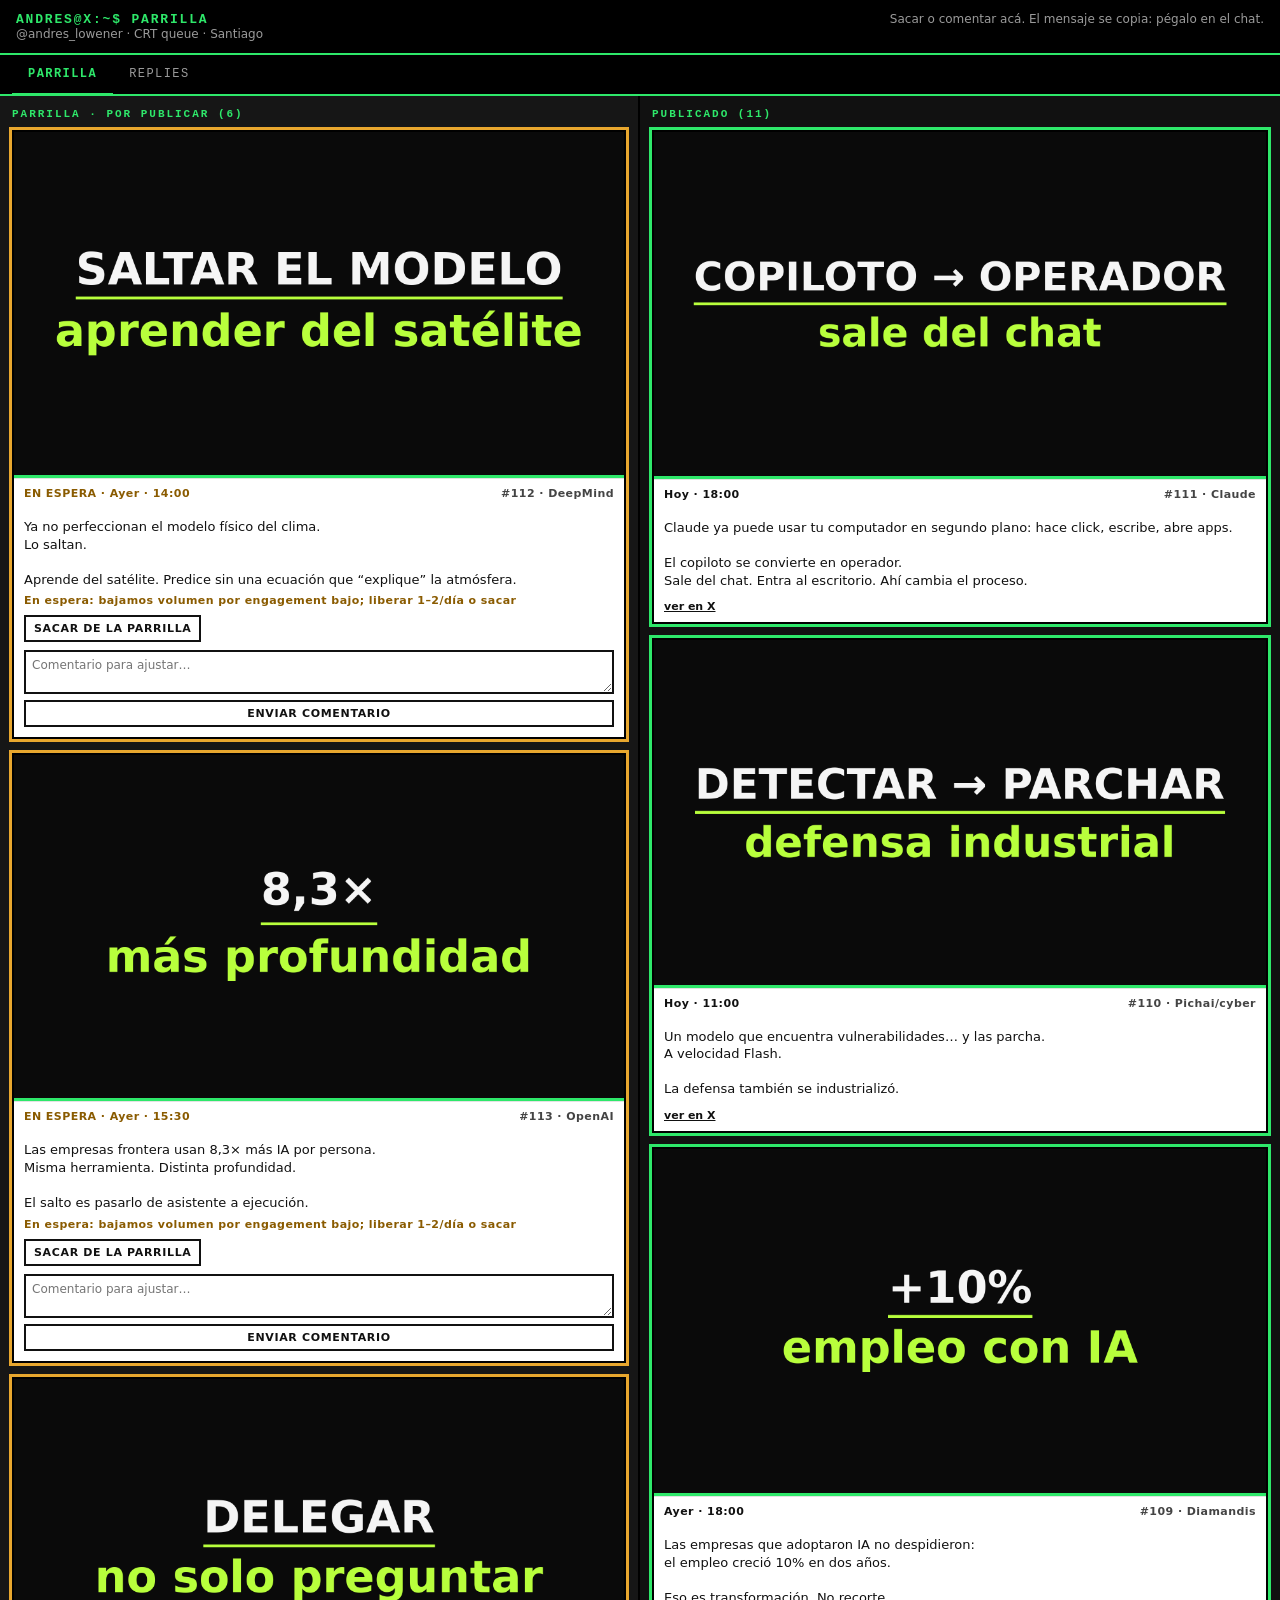
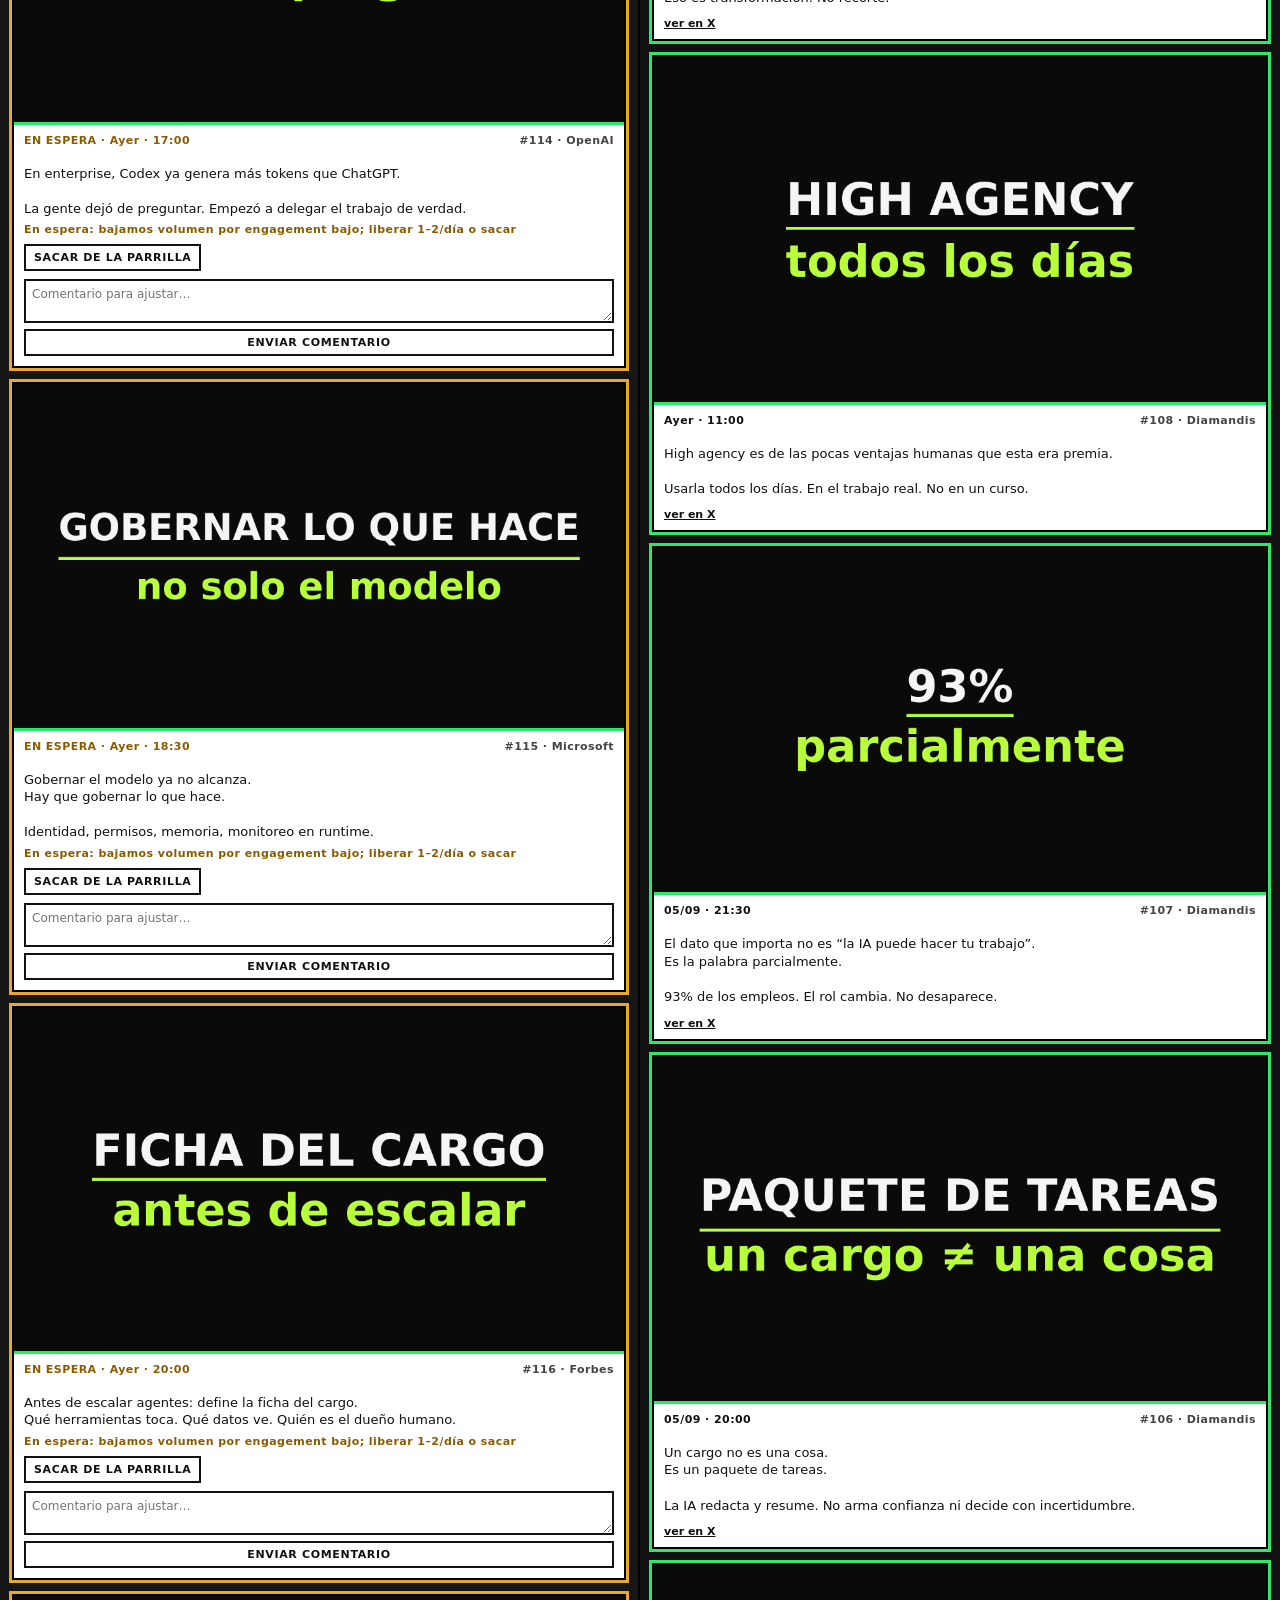
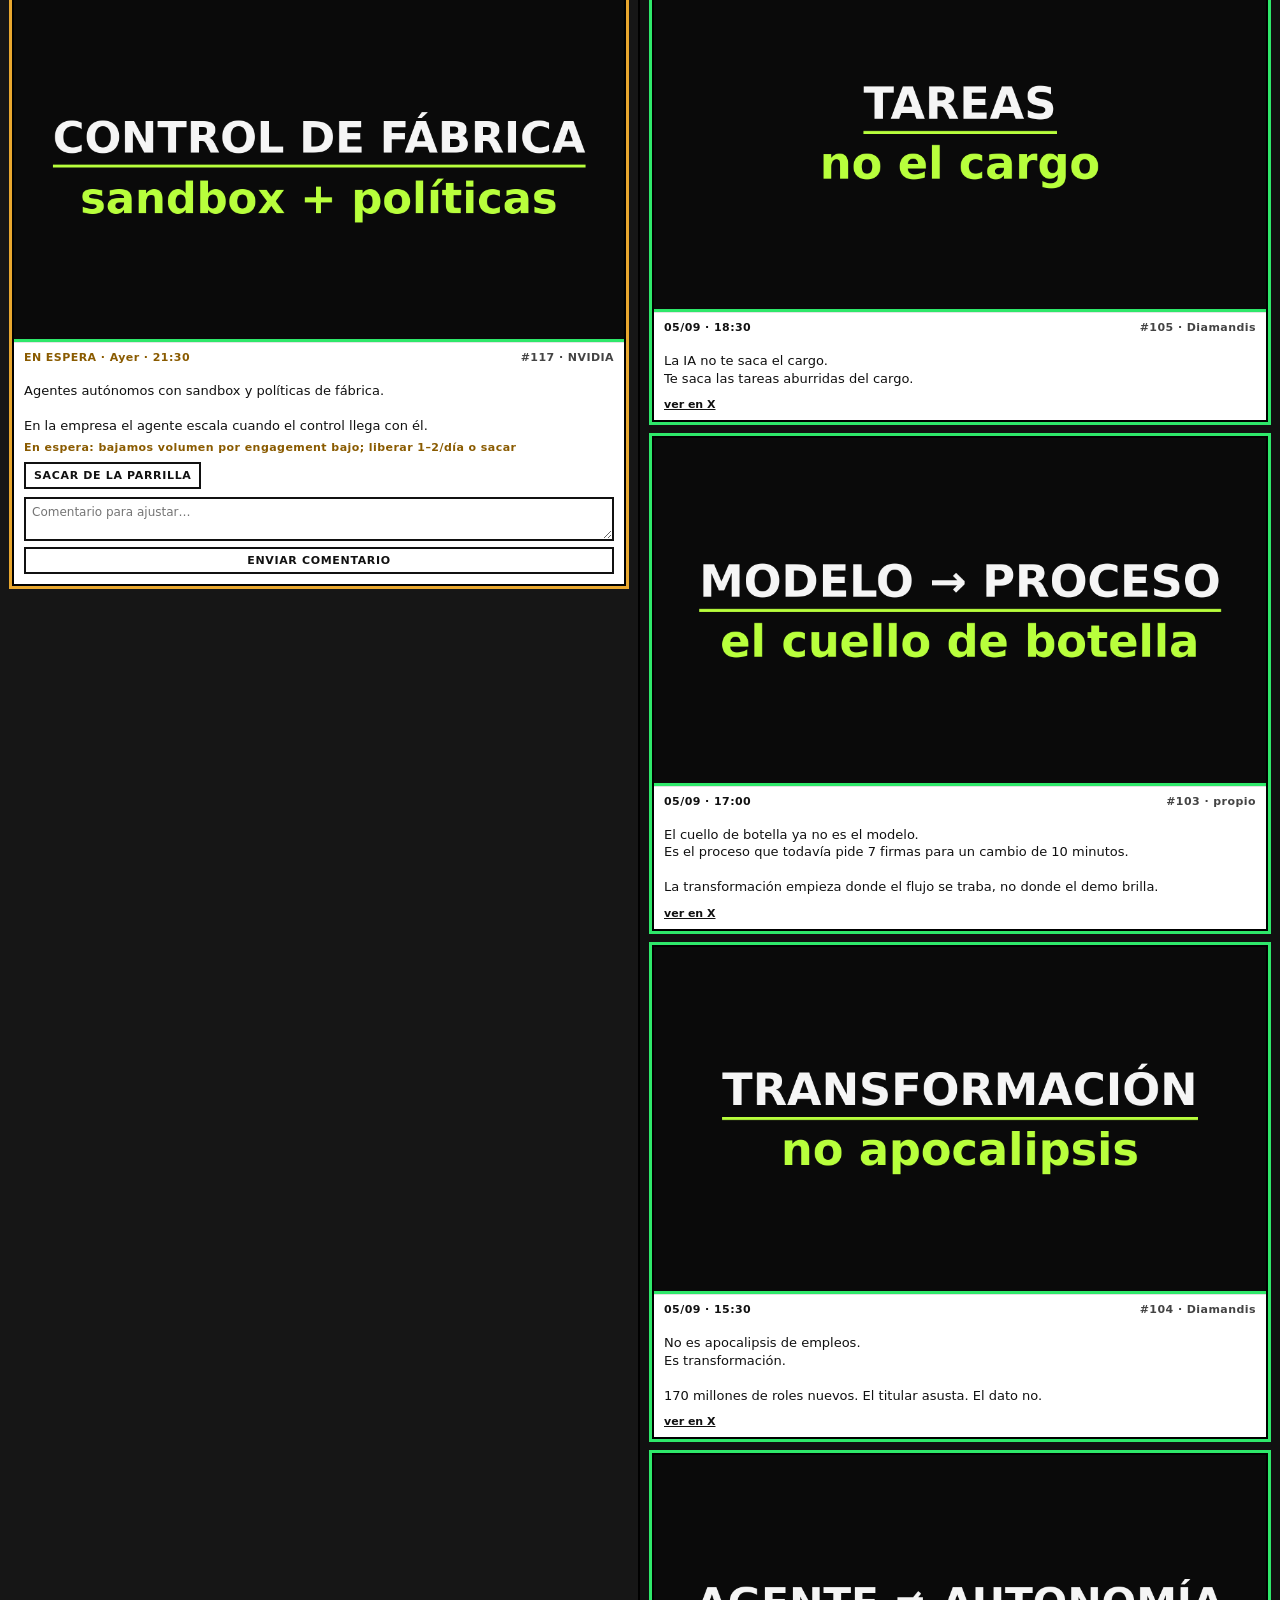
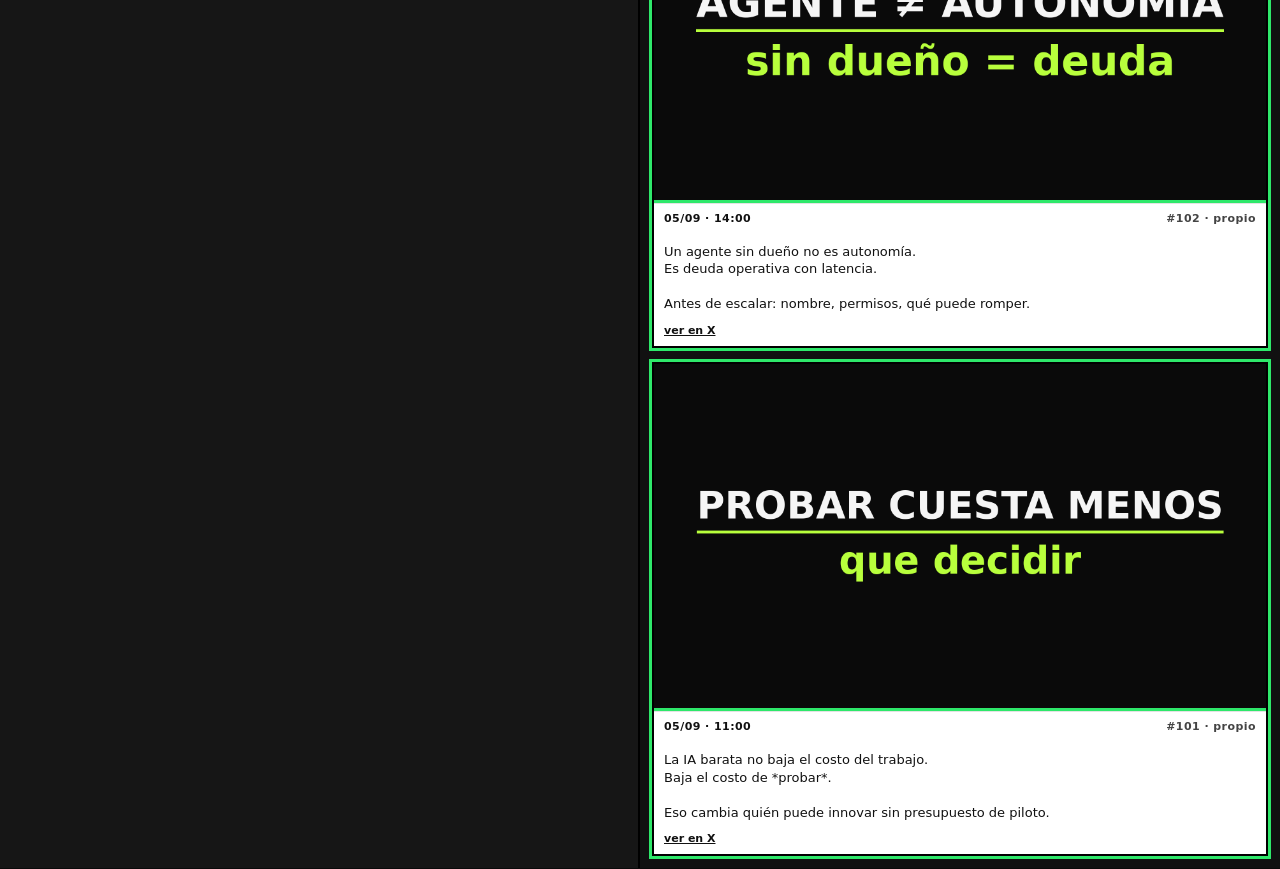
<file: index.html>
<!DOCTYPE html>
<html lang="es">
<head>
<meta charset="utf-8">
<meta name="viewport" content="width=device-width, initial-scale=1">
<title>Parrilla X · @andres_lowener</title>
<style>
  :root {
    --bg: #0a0a0a;
    --green: #2ee86a;
    --ink: #111;
    --muted: #555;
    --line: #111;
    --card: #fff;
  }
  * { box-sizing: border-box; }
  html, body { margin: 0; background: var(--bg); color: #eee; font-family: ui-sans-serif, system-ui, sans-serif; }
  header.top {
    border-bottom: 2px solid var(--green);
    padding: 12px 16px;
    display: flex; justify-content: space-between; align-items: baseline; gap: 12px; flex-wrap: wrap;
    background: #000;
  }
  h1 { font-size: 13px; letter-spacing: .14em; text-transform: uppercase; margin: 0; color: var(--green); font-family: ui-monospace, Menlo, monospace; }
  .sub { font-size: 12px; color: #9a9a9a; }
  main { display: grid; grid-template-columns: 1fr 1fr; gap: 0; }
  @media (max-width: 900px) { main { grid-template-columns: 1fr; } }
  section { padding: 12px; background: #111; }
  section.parrilla { border-right: 2px solid #000; background: #161616; }
  h2 { font-size: 11px; letter-spacing: .18em; text-transform: uppercase; color: var(--green); margin: 0 0 10px; font-family: ui-monospace, Menlo, monospace; }
  .grid { display: flex; flex-direction: column; gap: 14px; }
  .card {
    background: var(--card);
    color: var(--ink);
    border: 2px solid #000;
    box-shadow: 0 0 0 3px var(--green);
    padding: 0;
    overflow: hidden;
  }
  .card header {
    display: flex; justify-content: space-between; align-items: center;
    font-size: 11px; font-weight: 700; letter-spacing: .04em;
    margin: 0; padding: 8px 10px;
    background: #fff; color: #111;
    border-bottom: 1px solid #ddd;
  }
  .card .meta { color: #444; font-weight: 600; }
  .card img {
    width: 100%; height: auto; display: block;
    background: #031a08;
    border-top: 3px solid var(--green);
    border-bottom: 3px solid var(--green);
  }
  .copy {
    font-size: 13px; line-height: 1.35;
    margin: 0; padding: 10px 10px 6px;
    color: #111; background: #fff;
  }
  .cite { margin: 0; padding: 0 10px 8px; background: #fff; }
  .cite a { color: #111; font-size: 11px; font-weight: 600; }
  .actions { margin: 0; padding: 0 10px 8px; background: #fff; }
  .btn {
    background: #fff; color: #111; border: 2px solid #111;
    font-family: inherit; font-size: 11px; letter-spacing: .06em; text-transform: uppercase;
    padding: 5px 8px; cursor: pointer; font-weight: 700;
  }
  .btn.ghost { border-color: #111; color: #111; }
  .btn:hover { background: #111; color: #fff; }
  textarea {
    width: 100%; background: #fff; color: #111; border: 2px solid #111;
    font-family: inherit; font-size: 12px; padding: 6px; resize: vertical;
  }
  .comment { display: flex; flex-direction: column; gap: 6px; padding: 0 10px 10px; background: #fff; margin: 0; }
  .hint { font-size: 11px; color: #111; margin: 0; padding: 0 10px 10px; background: #fff; }
  .empty { color: #888; font-size: 13px; }
  .card.out { opacity: .45; }
  .card.out::after { content: "SACADO"; display: block; font-size: 11px; letter-spacing: .2em; padding: 6px 10px; background: #fff; color: #111; font-weight: 700; }

  .card { display: flex; flex-direction: column; }
  .card img { order: -1; border-top: none; }
  .card header {
    order: 0;
    border-bottom: none;
    border-top: 1px solid #e3e3e3;
  }

  .card.hold { box-shadow: 0 0 0 3px #e8a72e; }
  .card.hold .slot { color: #8a5b00; }
  .note { margin: 0; padding: 0 10px 8px; background: #fff; color: #8a5b00; font-size: 11px; font-weight: 700; letter-spacing: .04em; }

  .card.reply { box-shadow: 0 0 0 3px #6aa8ff; }
  .card.reply .slot { color: #1a4a9e; }

  nav.tabs {
    display: flex; gap: 0; border-bottom: 2px solid #2ee86a;
    background: #000; padding: 0 12px;
  }
  nav.tabs a.tab {
    color: #9a9a9a; text-decoration: none;
    font-family: ui-monospace, Menlo, monospace;
    font-size: 12px; letter-spacing: .12em; text-transform: uppercase;
    padding: 12px 16px; border-bottom: 3px solid transparent; margin-bottom: -2px;
  }
  nav.tabs a.tab:hover { color: #2ee86a; }
  nav.tabs a.tab.active { color: #2ee86a; border-bottom-color: #2ee86a; font-weight: 700; }
</style>
</head>
<body>
<header class="top">
  <div>
    <h1>andres@x:~$ parrilla</h1>
    <div class="sub">@andres_lowener · CRT queue · Santiago</div>
  </div>
  <div class="sub">Sacar o comentar acá. El mensaje se copia: pégalo en el chat.</div>
</header>
<nav class="tabs">
  <a class="tab active" href="./">Parrilla</a>
  <a class="tab" href="replies.html">Replies</a>
</nav>
<main>
  <section class="parrilla">
    <h2>Parrilla · por publicar (6)</h2>
    <div class="grid" id="pending">
    <article class="card hold" data-n="112" data-status="hold" data-kind="post" id="p112">
      <header>
        <span class="slot">EN ESPERA · Ayer · 14:00</span>
        <span class="meta">#112 · DeepMind</span>
      </header>
      <img src="img/112.png" alt="post 112">
      <p class="copy">Ya no perfeccionan el modelo físico del clima.<br>Lo saltan.<br><br>Aprende del satélite. Predice sin una ecuación que “explique” la atmósfera.</p>
      <p class="note">En espera: bajamos volumen por engagement bajo; liberar 1–2/día o sacar</p>
      
      <div class="actions">
        <button type="button" class="btn ghost" data-act="sacar" data-n="112">Sacar de la parrilla</button>
      </div>
      <form class="comment" data-n="112">
        <textarea name="c" rows="2" placeholder="Comentario para ajustar…"></textarea>
        <button type="submit" class="btn">Enviar comentario</button>
      </form>
      <p class="hint" hidden></p>
    </article>

    <article class="card hold" data-n="113" data-status="hold" data-kind="post" id="p113">
      <header>
        <span class="slot">EN ESPERA · Ayer · 15:30</span>
        <span class="meta">#113 · OpenAI</span>
      </header>
      <img src="img/113.png" alt="post 113">
      <p class="copy">Las empresas frontera usan 8,3× más IA por persona.<br>Misma herramienta. Distinta profundidad.<br><br>El salto es pasarlo de asistente a ejecución.</p>
      <p class="note">En espera: bajamos volumen por engagement bajo; liberar 1–2/día o sacar</p>
      
      <div class="actions">
        <button type="button" class="btn ghost" data-act="sacar" data-n="113">Sacar de la parrilla</button>
      </div>
      <form class="comment" data-n="113">
        <textarea name="c" rows="2" placeholder="Comentario para ajustar…"></textarea>
        <button type="submit" class="btn">Enviar comentario</button>
      </form>
      <p class="hint" hidden></p>
    </article>

    <article class="card hold" data-n="114" data-status="hold" data-kind="post" id="p114">
      <header>
        <span class="slot">EN ESPERA · Ayer · 17:00</span>
        <span class="meta">#114 · OpenAI</span>
      </header>
      <img src="img/114.png" alt="post 114">
      <p class="copy">En enterprise, Codex ya genera más tokens que ChatGPT.<br><br>La gente dejó de preguntar. Empezó a delegar el trabajo de verdad.</p>
      <p class="note">En espera: bajamos volumen por engagement bajo; liberar 1–2/día o sacar</p>
      
      <div class="actions">
        <button type="button" class="btn ghost" data-act="sacar" data-n="114">Sacar de la parrilla</button>
      </div>
      <form class="comment" data-n="114">
        <textarea name="c" rows="2" placeholder="Comentario para ajustar…"></textarea>
        <button type="submit" class="btn">Enviar comentario</button>
      </form>
      <p class="hint" hidden></p>
    </article>

    <article class="card hold" data-n="115" data-status="hold" data-kind="post" id="p115">
      <header>
        <span class="slot">EN ESPERA · Ayer · 18:30</span>
        <span class="meta">#115 · Microsoft</span>
      </header>
      <img src="img/115.png" alt="post 115">
      <p class="copy">Gobernar el modelo ya no alcanza.<br>Hay que gobernar lo que hace.<br><br>Identidad, permisos, memoria, monitoreo en runtime.</p>
      <p class="note">En espera: bajamos volumen por engagement bajo; liberar 1–2/día o sacar</p>
      
      <div class="actions">
        <button type="button" class="btn ghost" data-act="sacar" data-n="115">Sacar de la parrilla</button>
      </div>
      <form class="comment" data-n="115">
        <textarea name="c" rows="2" placeholder="Comentario para ajustar…"></textarea>
        <button type="submit" class="btn">Enviar comentario</button>
      </form>
      <p class="hint" hidden></p>
    </article>

    <article class="card hold" data-n="116" data-status="hold" data-kind="post" id="p116">
      <header>
        <span class="slot">EN ESPERA · Ayer · 20:00</span>
        <span class="meta">#116 · Forbes</span>
      </header>
      <img src="img/116.png" alt="post 116">
      <p class="copy">Antes de escalar agentes: define la ficha del cargo.<br>Qué herramientas toca. Qué datos ve. Quién es el dueño humano.</p>
      <p class="note">En espera: bajamos volumen por engagement bajo; liberar 1–2/día o sacar</p>
      
      <div class="actions">
        <button type="button" class="btn ghost" data-act="sacar" data-n="116">Sacar de la parrilla</button>
      </div>
      <form class="comment" data-n="116">
        <textarea name="c" rows="2" placeholder="Comentario para ajustar…"></textarea>
        <button type="submit" class="btn">Enviar comentario</button>
      </form>
      <p class="hint" hidden></p>
    </article>

    <article class="card hold" data-n="117" data-status="hold" data-kind="post" id="p117">
      <header>
        <span class="slot">EN ESPERA · Ayer · 21:30</span>
        <span class="meta">#117 · NVIDIA</span>
      </header>
      <img src="img/117.png" alt="post 117">
      <p class="copy">Agentes autónomos con sandbox y políticas de fábrica.<br><br>En la empresa el agente escala cuando el control llega con él.</p>
      <p class="note">En espera: bajamos volumen por engagement bajo; liberar 1–2/día o sacar</p>
      
      <div class="actions">
        <button type="button" class="btn ghost" data-act="sacar" data-n="117">Sacar de la parrilla</button>
      </div>
      <form class="comment" data-n="117">
        <textarea name="c" rows="2" placeholder="Comentario para ajustar…"></textarea>
        <button type="submit" class="btn">Enviar comentario</button>
      </form>
      <p class="hint" hidden></p>
    </article>
    </div>
  </section>
  <section>
    <h2>Publicado (11)</h2>
    <div class="grid" id="posted">
    <article class="card" data-n="111" data-status="posted" data-kind="post" id="p111">
      <header>
        <span class="slot">Hoy · 18:00</span>
        <span class="meta">#111 · Claude</span>
      </header>
      <img src="img/111.png" alt="post 111">
      <p class="copy">Claude ya puede usar tu computador en segundo plano: hace click, escribe, abre apps.<br><br>El copiloto se convierte en operador.<br>Sale del chat. Entra al escritorio. Ahí cambia el proceso.</p>
<p class="cite"><a href="https://x.com/andres_lowener/status/2097071539338297524" target="_blank" rel="noopener">ver en X</a></p>
      
      <p class="hint" hidden></p>
    </article>

    <article class="card" data-n="110" data-status="posted" data-kind="post" id="p110">
      <header>
        <span class="slot">Hoy · 11:00</span>
        <span class="meta">#110 · Pichai/cyber</span>
      </header>
      <img src="img/110.png" alt="post 110">
      <p class="copy">Un modelo que encuentra vulnerabilidades… y las parcha.<br>A velocidad Flash.<br><br>La defensa también se industrializó.</p>
<p class="cite"><a href="https://x.com/andres_lowener/status/2096965174934610093" target="_blank" rel="noopener">ver en X</a></p>
      
      <p class="hint" hidden></p>
    </article>

    <article class="card" data-n="109" data-status="posted" data-kind="post" id="p109">
      <header>
        <span class="slot">Ayer · 18:00</span>
        <span class="meta">#109 · Diamandis</span>
      </header>
      <img src="img/109.png" alt="post 109">
      <p class="copy">Las empresas que adoptaron IA no despidieron:<br>el empleo creció 10% en dos años.<br><br>Eso es transformación. No recorte.</p>
<p class="cite"><a href="https://x.com/andres_lowener/status/2096706597363793933" target="_blank" rel="noopener">ver en X</a></p>
      
      <p class="hint" hidden></p>
    </article>

    <article class="card" data-n="108" data-status="posted" data-kind="post" id="p108">
      <header>
        <span class="slot">Ayer · 11:00</span>
        <span class="meta">#108 · Diamandis</span>
      </header>
      <img src="img/108.png" alt="post 108">
      <p class="copy">High agency es de las pocas ventajas humanas que esta era premia.<br><br>Usarla todos los días. En el trabajo real. No en un curso.</p>
<p class="cite"><a href="https://x.com/andres_lowener/status/2096602166421082307" target="_blank" rel="noopener">ver en X</a></p>
      
      <p class="hint" hidden></p>
    </article>

    <article class="card" data-n="107" data-status="posted" data-kind="post" id="p107">
      <header>
        <span class="slot">05/09 · 21:30</span>
        <span class="meta">#107 · Diamandis</span>
      </header>
      <img src="img/107.png" alt="post 107">
      <p class="copy">El dato que importa no es “la IA puede hacer tu trabajo”.<br>Es la palabra parcialmente.<br><br>93% de los empleos. El rol cambia. No desaparece.</p>
<p class="cite"><a href="https://x.com/andres_lowener/status/2096406475102925070" target="_blank" rel="noopener">ver en X</a></p>
      
      <p class="hint" hidden></p>
    </article>

    <article class="card" data-n="106" data-status="posted" data-kind="post" id="p106">
      <header>
        <span class="slot">05/09 · 20:00</span>
        <span class="meta">#106 · Diamandis</span>
      </header>
      <img src="img/106.png" alt="post 106">
      <p class="copy">Un cargo no es una cosa.<br>Es un paquete de tareas.<br><br>La IA redacta y resume. No arma confianza ni decide con incertidumbre.</p>
<p class="cite"><a href="https://x.com/andres_lowener/status/2096393477424607453" target="_blank" rel="noopener">ver en X</a></p>
      
      <p class="hint" hidden></p>
    </article>

    <article class="card" data-n="105" data-status="posted" data-kind="post" id="p105">
      <header>
        <span class="slot">05/09 · 18:30</span>
        <span class="meta">#105 · Diamandis</span>
      </header>
      <img src="img/105.png" alt="post 105">
      <p class="copy">La IA no te saca el cargo.<br>Te saca las tareas aburridas del cargo.</p>
<p class="cite"><a href="https://x.com/andres_lowener/status/2096366314780496370" target="_blank" rel="noopener">ver en X</a></p>
      
      <p class="hint" hidden></p>
    </article>

    <article class="card" data-n="103" data-status="posted" data-kind="post" id="p103">
      <header>
        <span class="slot">05/09 · 17:00</span>
        <span class="meta">#103 · propio</span>
      </header>
      <img src="img/103.png" alt="post 103">
      <p class="copy">El cuello de botella ya no es el modelo.<br>Es el proceso que todavía pide 7 firmas para un cambio de 10 minutos.<br><br>La transformación empieza donde el flujo se traba, no donde el demo brilla.</p>
<p class="cite"><a href="https://x.com/andres_lowener/status/2096345440136441863" target="_blank" rel="noopener">ver en X</a></p>
      
      <p class="hint" hidden></p>
    </article>

    <article class="card" data-n="104" data-status="posted" data-kind="post" id="p104">
      <header>
        <span class="slot">05/09 · 15:30</span>
        <span class="meta">#104 · Diamandis</span>
      </header>
      <img src="img/104.png" alt="post 104">
      <p class="copy">No es apocalipsis de empleos.<br>Es transformación.<br><br>170 millones de roles nuevos. El titular asusta. El dato no.</p>
<p class="cite"><a href="https://x.com/andres_lowener/status/2096322689233248512" target="_blank" rel="noopener">ver en X</a></p>
      
      <p class="hint" hidden></p>
    </article>

    <article class="card" data-n="102" data-status="posted" data-kind="post" id="p102">
      <header>
        <span class="slot">05/09 · 14:00</span>
        <span class="meta">#102 · propio</span>
      </header>
      <img src="img/102.png" alt="post 102">
      <p class="copy">Un agente sin dueño no es autonomía.<br>Es deuda operativa con latencia.<br><br>Antes de escalar: nombre, permisos, qué puede romper.</p>
<p class="cite"><a href="https://x.com/andres_lowener/status/2096313700017725933" target="_blank" rel="noopener">ver en X</a></p>
      
      <p class="hint" hidden></p>
    </article>

    <article class="card" data-n="101" data-status="posted" data-kind="post" id="p101">
      <header>
        <span class="slot">05/09 · 11:00</span>
        <span class="meta">#101 · propio</span>
      </header>
      <img src="img/101.png" alt="post 101">
      <p class="copy">La IA barata no baja el costo del trabajo.<br>Baja el costo de *probar*.<br><br>Eso cambia quién puede innovar sin presupuesto de piloto.</p>
<p class="cite"><a href="https://x.com/andres_lowener/status/2096221605596631315" target="_blank" rel="noopener">ver en X</a></p>
      
      <p class="hint" hidden></p>
    </article>
    </div>
  </section>
</main>
<script>
function copy(text) {
  navigator.clipboard.writeText(text).catch(() => {});
}
document.querySelectorAll('[data-act="sacar"]').forEach(btn => {
  btn.addEventListener('click', () => {
    const n = btn.dataset.n;
    const card = document.getElementById('p' + n);
    const msg = 'Saca el #' + n + ' de la parrilla';
    copy(msg);
    card.classList.add('out');
    const hint = card.querySelector('.hint');
    hint.hidden = false;
    hint.textContent = 'Copiado: "' + msg + '". Pégalo en el chat para que lo quite de la cola.';
  });
});
document.querySelectorAll('form.comment').forEach(form => {
  form.addEventListener('submit', (e) => {
    e.preventDefault();
    const n = form.dataset.n;
    const t = form.c.value.trim();
    if (!t) return;
    const msg = 'Comentario #' + n + ': ' + t;
    copy(msg);
    const hint = form.parentElement.querySelector('.hint');
    hint.hidden = false;
    hint.textContent = 'Copiado: pégalo en el chat y lo aplico al post.';
    form.c.value = '';
  });
});
</script>
</body>
</html>
</file>
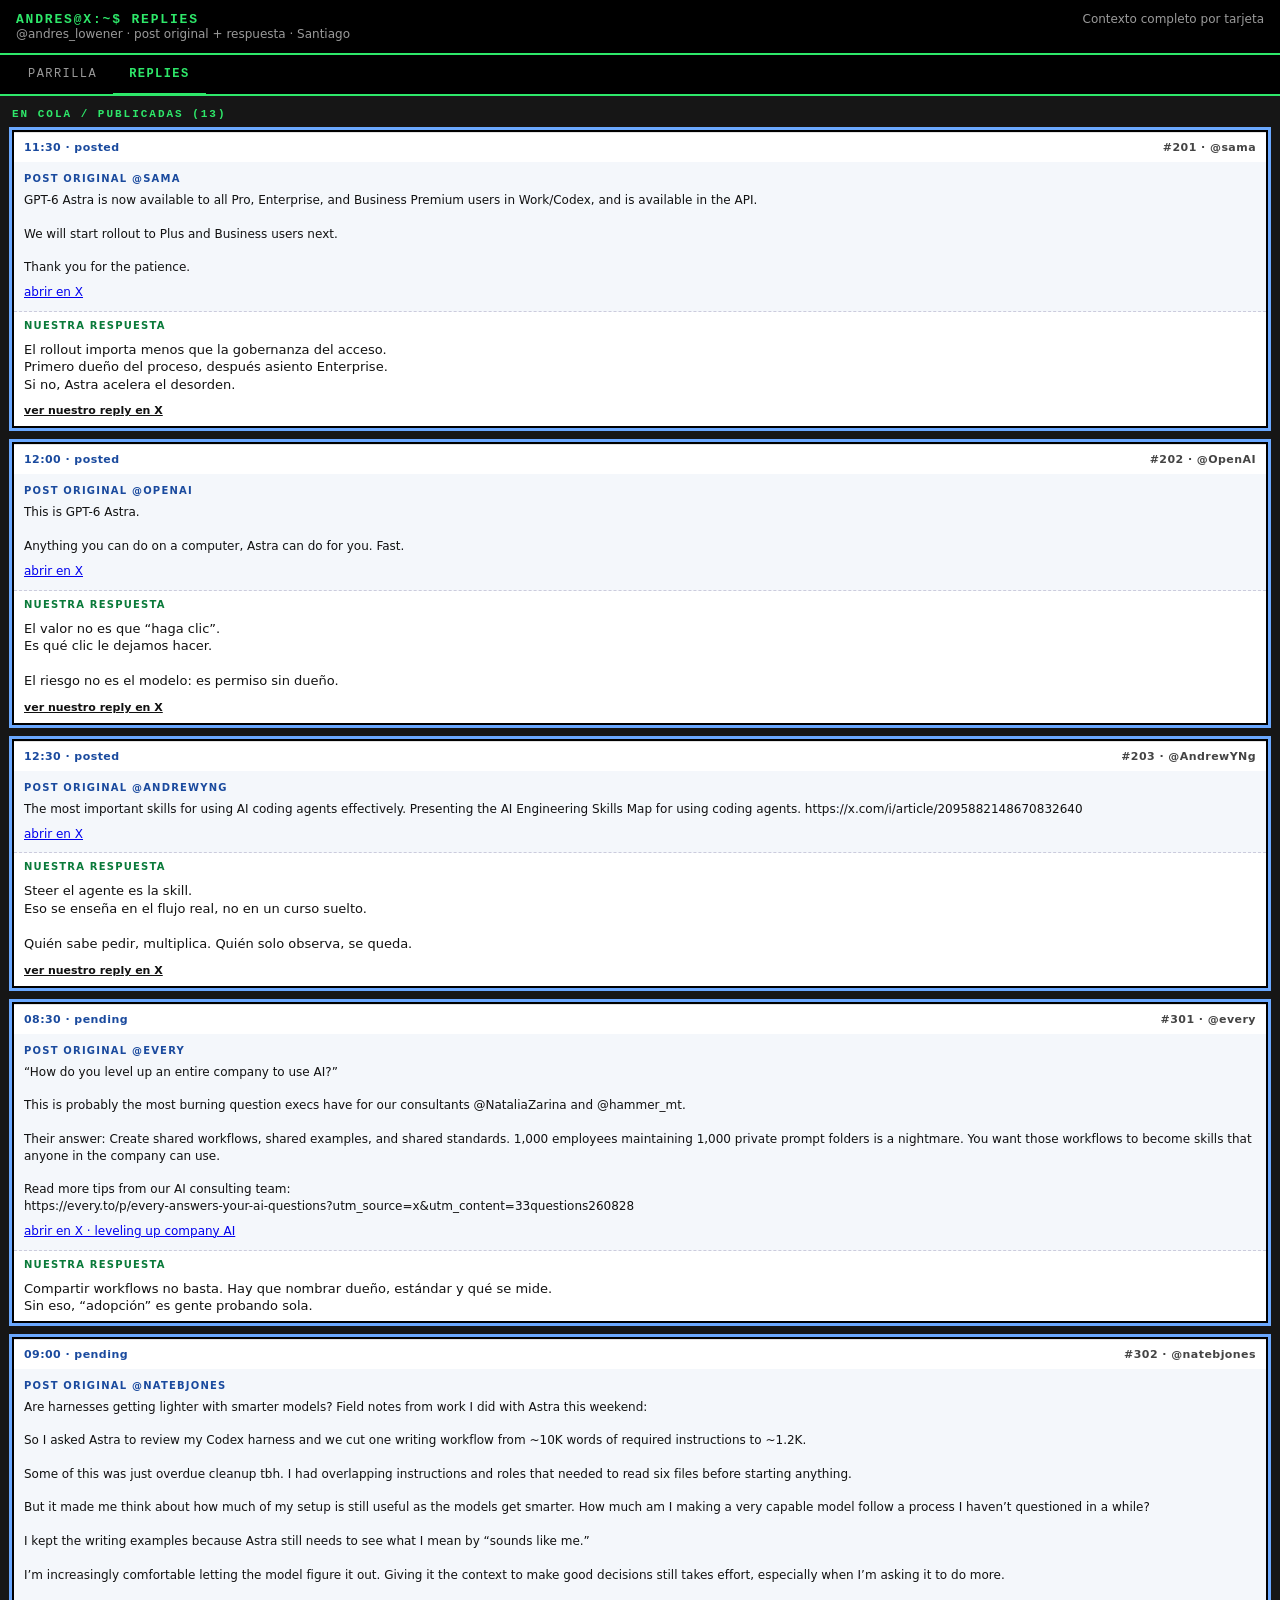
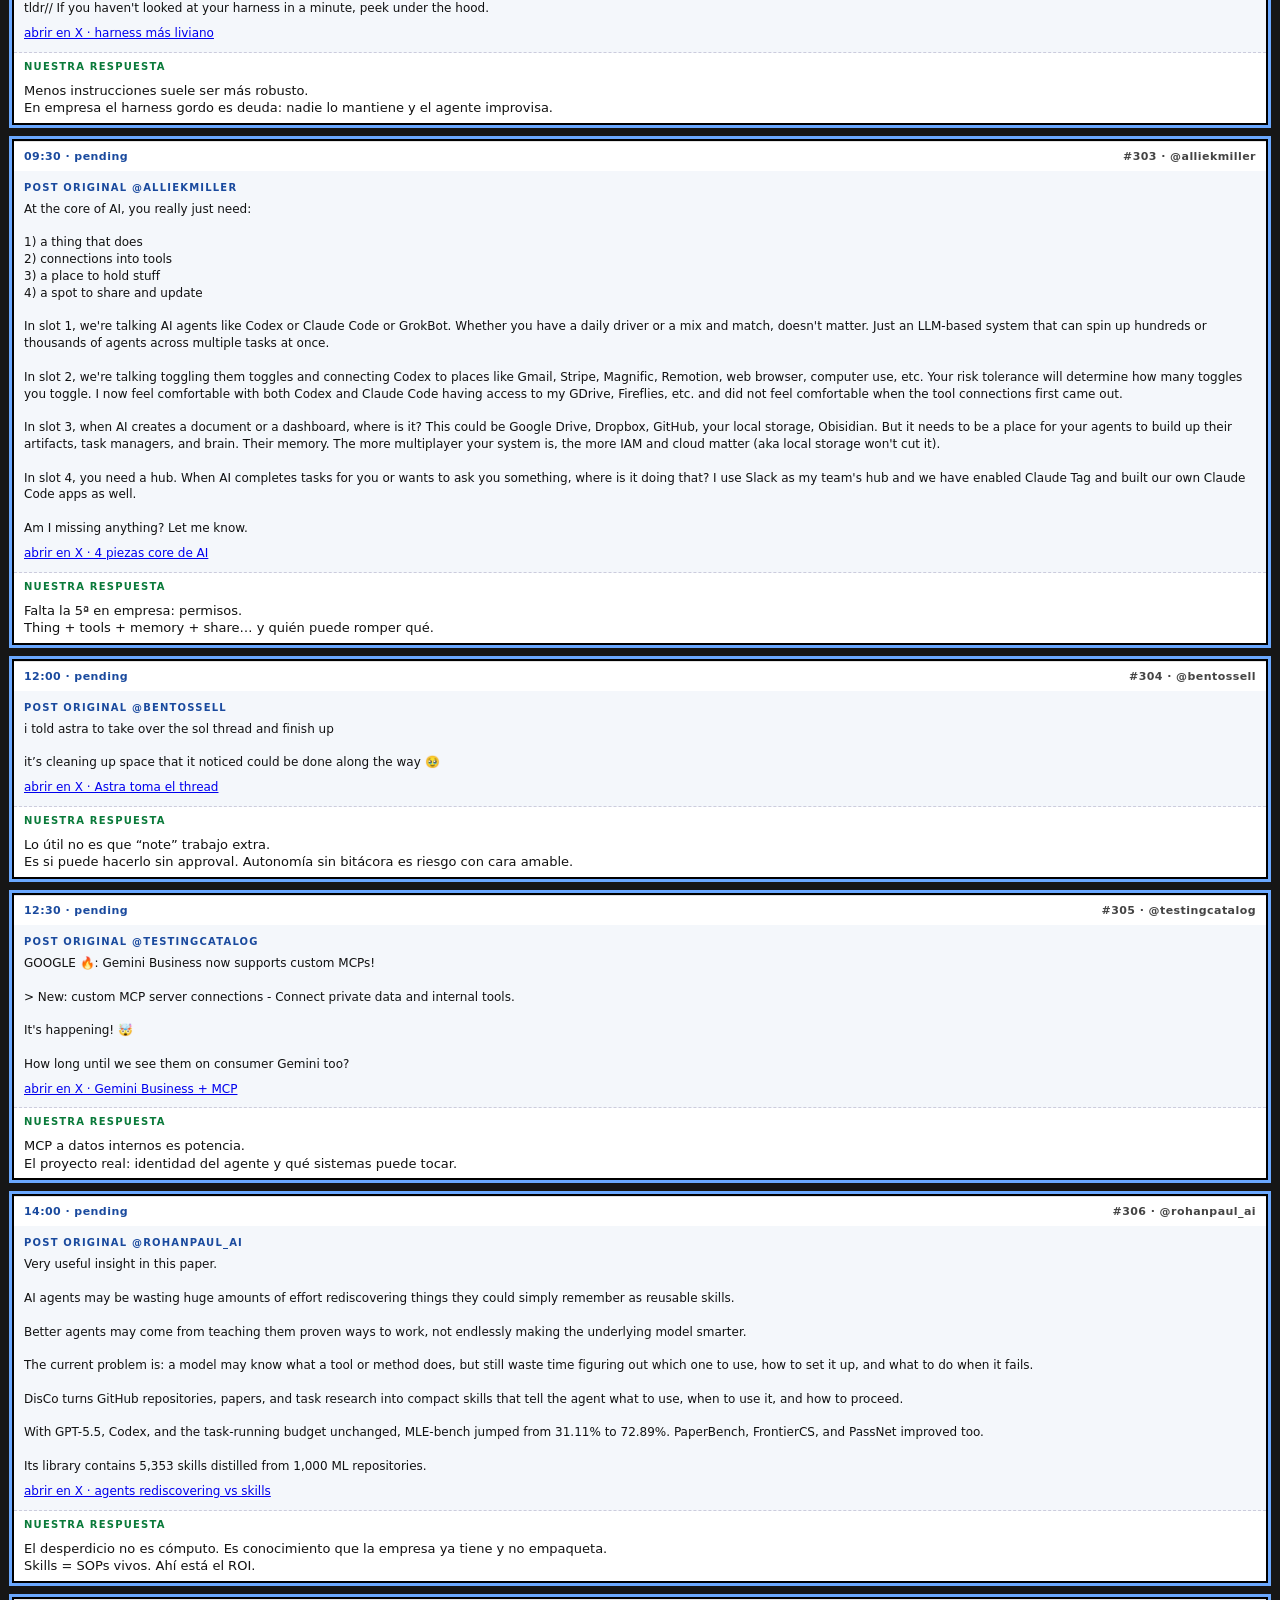
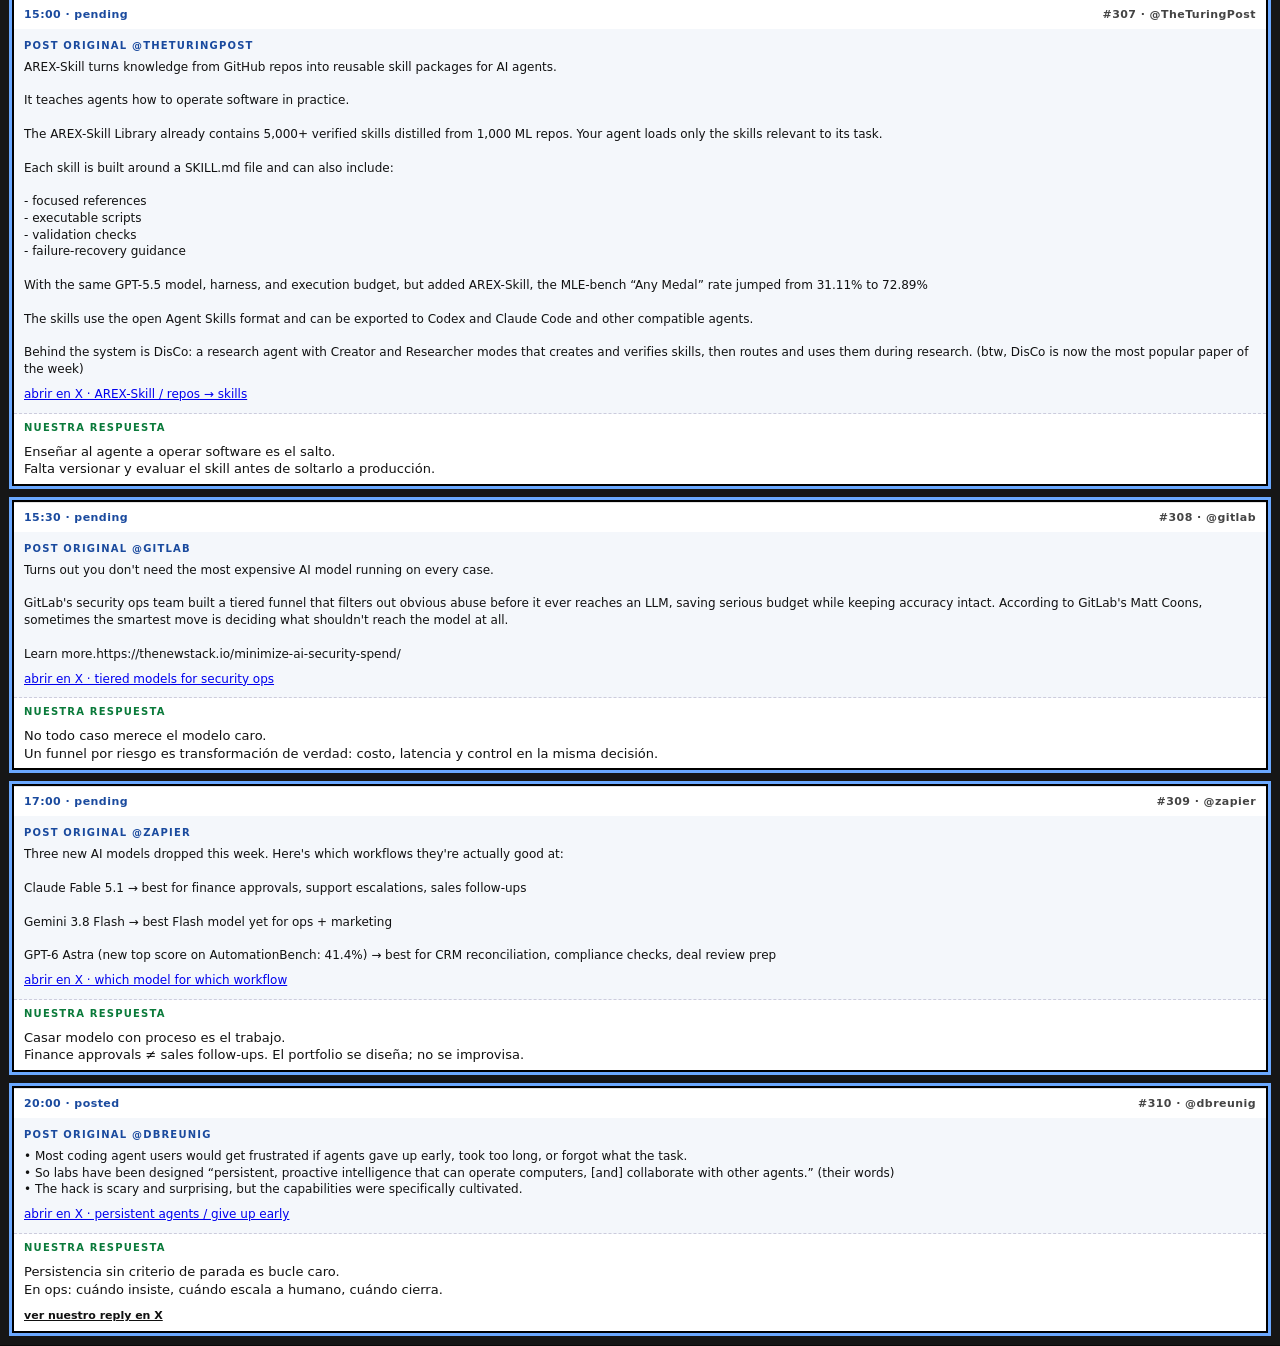
<file: replies.html>
<!DOCTYPE html>
<html lang="es">
<head>
<meta charset="utf-8">
<meta name="viewport" content="width=device-width, initial-scale=1">
<title>Replies · @andres_lowener</title>
<style>
  :root {
    --bg: #0a0a0a;
    --green: #2ee86a;
    --ink: #111;
    --muted: #555;
    --line: #111;
    --card: #fff;
  }
  * { box-sizing: border-box; }
  html, body { margin: 0; background: var(--bg); color: #eee; font-family: ui-sans-serif, system-ui, sans-serif; }
  header.top {
    border-bottom: 2px solid var(--green);
    padding: 12px 16px;
    display: flex; justify-content: space-between; align-items: baseline; gap: 12px; flex-wrap: wrap;
    background: #000;
  }
  h1 { font-size: 13px; letter-spacing: .14em; text-transform: uppercase; margin: 0; color: var(--green); font-family: ui-monospace, Menlo, monospace; }
  .sub { font-size: 12px; color: #9a9a9a; }
  main { display: grid; grid-template-columns: 1fr 1fr; gap: 0; }
  @media (max-width: 900px) { main { grid-template-columns: 1fr; } }
  section { padding: 12px; background: #111; }
  section.parrilla { border-right: 2px solid #000; background: #161616; }
  h2 { font-size: 11px; letter-spacing: .18em; text-transform: uppercase; color: var(--green); margin: 0 0 10px; font-family: ui-monospace, Menlo, monospace; }
  .grid { display: flex; flex-direction: column; gap: 14px; }
  .card {
    background: var(--card);
    color: var(--ink);
    border: 2px solid #000;
    box-shadow: 0 0 0 3px var(--green);
    padding: 0;
    overflow: hidden;
  }
  .card header {
    display: flex; justify-content: space-between; align-items: center;
    font-size: 11px; font-weight: 700; letter-spacing: .04em;
    margin: 0; padding: 8px 10px;
    background: #fff; color: #111;
    border-bottom: 1px solid #ddd;
  }
  .card .meta { color: #444; font-weight: 600; }
  .card img {
    width: 100%; height: auto; display: block;
    background: #031a08;
    border-top: 3px solid var(--green);
    border-bottom: 3px solid var(--green);
  }
  .copy {
    font-size: 13px; line-height: 1.35;
    margin: 0; padding: 10px 10px 6px;
    color: #111; background: #fff;
  }
  .cite { margin: 0; padding: 0 10px 8px; background: #fff; }
  .cite a { color: #111; font-size: 11px; font-weight: 600; }
  .actions { margin: 0; padding: 0 10px 8px; background: #fff; }
  .btn {
    background: #fff; color: #111; border: 2px solid #111;
    font-family: inherit; font-size: 11px; letter-spacing: .06em; text-transform: uppercase;
    padding: 5px 8px; cursor: pointer; font-weight: 700;
  }
  .btn.ghost { border-color: #111; color: #111; }
  .btn:hover { background: #111; color: #fff; }
  textarea {
    width: 100%; background: #fff; color: #111; border: 2px solid #111;
    font-family: inherit; font-size: 12px; padding: 6px; resize: vertical;
  }
  .comment { display: flex; flex-direction: column; gap: 6px; padding: 0 10px 10px; background: #fff; margin: 0; }
  .hint { font-size: 11px; color: #111; margin: 0; padding: 0 10px 10px; background: #fff; }
  .empty { color: #888; font-size: 13px; }
  .card.out { opacity: .45; }
  .card.out::after { content: "SACADO"; display: block; font-size: 11px; letter-spacing: .2em; padding: 6px 10px; background: #fff; color: #111; font-weight: 700; }

  .card { display: flex; flex-direction: column; }
  .card img { order: -1; border-top: none; }
  .card header {
    order: 0;
    border-bottom: none;
    border-top: 1px solid #e3e3e3;
  }

  .card.hold { box-shadow: 0 0 0 3px #e8a72e; }
  .card.hold .slot { color: #8a5b00; }
  .note { margin: 0; padding: 0 10px 8px; background: #fff; color: #8a5b00; font-size: 11px; font-weight: 700; letter-spacing: .04em; }

  .card.reply { box-shadow: 0 0 0 3px #6aa8ff; }
  .card.reply .slot { color: #1a4a9e; }

  nav.tabs {
    display: flex; gap: 0; border-bottom: 2px solid #2ee86a;
    background: #000; padding: 0 12px;
  }
  nav.tabs a.tab {
    color: #9a9a9a; text-decoration: none;
    font-family: ui-monospace, Menlo, monospace;
    font-size: 12px; letter-spacing: .12em; text-transform: uppercase;
    padding: 12px 16px; border-bottom: 3px solid transparent; margin-bottom: -2px;
  }
  nav.tabs a.tab:hover { color: #2ee86a; }
  nav.tabs a.tab.active { color: #2ee86a; border-bottom-color: #2ee86a; font-weight: 700; }


  .orig {
    margin: 0; padding: 10px;
    background: #f4f7fb; color: #111;
    border-bottom: 1px dashed #ccd;
    font-size: 12px; line-height: 1.4;
  }
  .orig .label {
    display: block; font-size: 10px; letter-spacing: .12em;
    text-transform: uppercase; color: #1a4a9e; font-weight: 700; margin-bottom: 6px;
  }
  .reply-draft .label {
    display: block; font-size: 10px; letter-spacing: .12em;
    text-transform: uppercase; color: #0a7a3a; font-weight: 700;
    padding: 8px 10px 0; background: #fff;
  }
  .card.reply { box-shadow: 0 0 0 3px #6aa8ff; }

  .wrap-pad { padding: 12px; background: #161616; }
  .grid { display: flex; flex-direction: column; gap: 14px; }
</style>
</head>
<body>
<header class="top">
  <div>
    <h1>andres@x:~$ replies</h1>
    <div class="sub">@andres_lowener · post original + respuesta · Santiago</div>
  </div>
  <div class="sub">Contexto completo por tarjeta</div>
</header>
<nav class="tabs">
  <a class="tab" href="./">Parrilla</a>
  <a class="tab active" href="replies.html">Replies</a>
</nav>
<section class="wrap-pad">
  <h2>En cola / publicadas (13)</h2>
  <div class="grid" id="scheduled">
    <article class="card reply" data-status="posted" id="#201">
      <header>
        <span class="slot">11:30 · posted</span>
        <span class="meta">#201 · @sama</span>
      </header>
      <div class="orig">
        <span class="label">Post original @sama</span>
        GPT-6 Astra is now available to all Pro, Enterprise, and Business Premium users in Work/Codex, and is available in the API.<br><br>We will start rollout to Plus and Business users next.<br><br>Thank you for the patience.
        <div style="margin-top:8px"><a href="https://x.com/sama/status/2095973658867171733" target="_blank" rel="noopener">abrir en X</a></div>
      </div>
      <div class="reply-draft">
        <span class="label">Nuestra respuesta</span>
        <p class="copy">El rollout importa menos que la gobernanza del acceso.<br>Primero dueño del proceso, después asiento Enterprise.<br>Si no, Astra acelera el desorden.</p>
      </div>
      <p class="cite"><a href="https://x.com/andres_lowener/status/2096277368792928678" target="_blank" rel="noopener">ver nuestro reply en X</a></p>
    </article>

    <article class="card reply" data-status="posted" id="#202">
      <header>
        <span class="slot">12:00 · posted</span>
        <span class="meta">#202 · @OpenAI</span>
      </header>
      <div class="orig">
        <span class="label">Post original @OpenAI</span>
        This is GPT-6 Astra.<br><br>Anything you can do on a computer, Astra can do for you. Fast.
        <div style="margin-top:8px"><a href="https://x.com/OpenAI/status/2095595741528125780" target="_blank" rel="noopener">abrir en X</a></div>
      </div>
      <div class="reply-draft">
        <span class="label">Nuestra respuesta</span>
        <p class="copy">El valor no es que “haga clic”.<br>Es qué clic le dejamos hacer.<br><br>El riesgo no es el modelo: es permiso sin dueño.</p>
      </div>
      <p class="cite"><a href="https://x.com/andres_lowener/status/2096301324325306734" target="_blank" rel="noopener">ver nuestro reply en X</a></p>
    </article>

    <article class="card reply" data-status="posted" id="#203">
      <header>
        <span class="slot">12:30 · posted</span>
        <span class="meta">#203 · @AndrewYNg</span>
      </header>
      <div class="orig">
        <span class="label">Post original @AndrewYNg</span>
        The most important skills for using AI coding agents effectively. Presenting the AI Engineering Skills Map for using coding agents. https://x.com/i/article/2095882148670832640
        <div style="margin-top:8px"><a href="https://x.com/AndrewYNg/status/2095890279865721217" target="_blank" rel="noopener">abrir en X</a></div>
      </div>
      <div class="reply-draft">
        <span class="label">Nuestra respuesta</span>
        <p class="copy">Steer el agente es la skill.<br>Eso se enseña en el flujo real, no en un curso suelto.<br><br>Quién sabe pedir, multiplica. Quién solo observa, se queda.</p>
      </div>
      <p class="cite"><a href="https://x.com/andres_lowener/status/2096307507329106165" target="_blank" rel="noopener">ver nuestro reply en X</a></p>
    </article>

    <article class="card reply" data-status="pending" id="R1">
      <header>
        <span class="slot">08:30 · pending</span>
        <span class="meta">#301 · @every</span>
      </header>
      <div class="orig">
        <span class="label">Post original @every</span>
        “How do you level up an entire company to use AI?”<br><br>This is probably the most burning question execs have for our consultants @NataliaZarina and @hammer_mt.<br><br>Their answer: Create shared workflows, shared examples, and shared standards. 1,000 employees maintaining 1,000 private prompt folders is a nightmare. You want those workflows to become skills that anyone in the company can use.<br><br>Read more tips from our AI consulting team:<br>https://every.to/p/every-answers-your-ai-questions?utm_source=x&amp;utm_content=33questions260828
        <div style="margin-top:8px"><a href="https://x.com/every/status/2095860468904763588" target="_blank" rel="noopener">abrir en X · leveling up company AI</a></div>
      </div>
      <div class="reply-draft">
        <span class="label">Nuestra respuesta</span>
        <p class="copy">Compartir workflows no basta. Hay que nombrar dueño, estándar y qué se mide.<br>Sin eso, “adopción” es gente probando sola.</p>
      </div>
      
    </article>

    <article class="card reply" data-status="pending" id="R2">
      <header>
        <span class="slot">09:00 · pending</span>
        <span class="meta">#302 · @natebjones</span>
      </header>
      <div class="orig">
        <span class="label">Post original @natebjones</span>
        Are harnesses getting lighter with smarter models? Field notes from work I did with Astra this weekend:<br><br>So I asked Astra to review my Codex harness and we cut one writing workflow from ~10K words of required instructions to ~1.2K.<br><br>Some of this was just overdue cleanup tbh. I had overlapping instructions and roles that needed to read six files before starting anything.<br><br>But it made me think about how much of my setup is still useful as the models get smarter. How much am I making a very capable model follow a process I haven’t questioned in a while?<br><br>I kept the writing examples because Astra still needs to see what I mean by “sounds like me.” <br><br>I’m increasingly comfortable letting the model figure it out. Giving it the context to make good decisions still takes effort, especially when I’m asking it to do more.<br><br>tldr// If you haven&#x27;t looked at your harness in a minute, peek under the hood.
        <div style="margin-top:8px"><a href="https://x.com/natebjones/status/2096387700303753570" target="_blank" rel="noopener">abrir en X · harness más liviano</a></div>
      </div>
      <div class="reply-draft">
        <span class="label">Nuestra respuesta</span>
        <p class="copy">Menos instrucciones suele ser más robusto.<br>En empresa el harness gordo es deuda: nadie lo mantiene y el agente improvisa.</p>
      </div>
      
    </article>

    <article class="card reply" data-status="pending" id="R3">
      <header>
        <span class="slot">09:30 · pending</span>
        <span class="meta">#303 · @alliekmiller</span>
      </header>
      <div class="orig">
        <span class="label">Post original @alliekmiller</span>
        At the core of AI, you really just need:<br><br>1) a thing that does<br>2) connections into tools<br>3) a place to hold stuff<br>4) a spot to share and update<br><br>In slot 1, we&#x27;re talking AI agents like Codex or Claude Code or GrokBot. Whether you have a daily driver or a mix and match, doesn&#x27;t matter. Just an LLM-based system that can spin up hundreds or thousands of agents across multiple tasks at once.<br><br>In slot 2, we&#x27;re talking toggling them toggles and connecting Codex to places like Gmail, Stripe, Magnific, Remotion, web browser, computer use, etc. Your risk tolerance will determine how many toggles you toggle. I now feel comfortable with both Codex and Claude Code having access to my GDrive, Fireflies, etc. and did not feel comfortable when the tool connections first came out.<br><br>In slot 3, when AI creates a document or a dashboard, where is it? This could be Google Drive, Dropbox, GitHub, your local storage, Obisidian. But it needs to be a place for your agents to build up their artifacts, task managers, and brain. Their memory. The more multiplayer your system is, the more IAM and cloud matter (aka local storage won&#x27;t cut it).<br><br>In slot 4, you need a hub. When AI completes tasks for you or wants to ask you something, where is it doing that? I use Slack as my team&#x27;s hub and we have enabled Claude Tag and built our own Claude Code apps as well. <br><br>Am I missing anything? Let me know.
        <div style="margin-top:8px"><a href="https://x.com/alliekmiller/status/2095948761604427925" target="_blank" rel="noopener">abrir en X · 4 piezas core de AI</a></div>
      </div>
      <div class="reply-draft">
        <span class="label">Nuestra respuesta</span>
        <p class="copy">Falta la 5ª en empresa: permisos.<br>Thing + tools + memory + share… y quién puede romper qué.</p>
      </div>
      
    </article>

    <article class="card reply" data-status="pending" id="R4">
      <header>
        <span class="slot">12:00 · pending</span>
        <span class="meta">#304 · @bentossell</span>
      </header>
      <div class="orig">
        <span class="label">Post original @bentossell</span>
        i told astra to take over the sol thread and finish up<br><br>it’s cleaning up space that it noticed could be done along the way 🥹
        <div style="margin-top:8px"><a href="https://x.com/bentossell/status/2096200500827873721" target="_blank" rel="noopener">abrir en X · Astra toma el thread</a></div>
      </div>
      <div class="reply-draft">
        <span class="label">Nuestra respuesta</span>
        <p class="copy">Lo útil no es que “note” trabajo extra.<br>Es si puede hacerlo sin approval. Autonomía sin bitácora es riesgo con cara amable.</p>
      </div>
      
    </article>

    <article class="card reply" data-status="pending" id="R5">
      <header>
        <span class="slot">12:30 · pending</span>
        <span class="meta">#305 · @testingcatalog</span>
      </header>
      <div class="orig">
        <span class="label">Post original @testingcatalog</span>
        GOOGLE 🔥: Gemini Business now supports custom MCPs!<br><br>&gt; New: custom MCP server connections - Connect private data and internal tools.<br><br>It&#x27;s happening! 🤯<br><br>How long until we see them on consumer Gemini too?
        <div style="margin-top:8px"><a href="https://x.com/testingcatalog/status/2096357644491456542" target="_blank" rel="noopener">abrir en X · Gemini Business + MCP</a></div>
      </div>
      <div class="reply-draft">
        <span class="label">Nuestra respuesta</span>
        <p class="copy">MCP a datos internos es potencia.<br>El proyecto real: identidad del agente y qué sistemas puede tocar.</p>
      </div>
      
    </article>

    <article class="card reply" data-status="pending" id="R6">
      <header>
        <span class="slot">14:00 · pending</span>
        <span class="meta">#306 · @rohanpaul_ai</span>
      </header>
      <div class="orig">
        <span class="label">Post original @rohanpaul_ai</span>
        Very useful insight in this paper. <br><br>AI agents may be wasting huge amounts of effort rediscovering things they could simply remember as reusable skills.<br><br>Better agents may come from teaching them proven ways to work, not endlessly making the underlying model smarter.<br><br>The current problem is: a model may know what a tool or method does, but still waste time figuring out which one to use, how to set it up, and what to do when it fails.<br><br>DisCo turns GitHub repositories, papers, and task research into compact skills that tell the agent what to use, when to use it, and how to proceed.<br><br>With GPT-5.5, Codex, and the task-running budget unchanged, MLE-bench jumped from 31.11% to 72.89%. PaperBench, FrontierCS, and PassNet improved too.<br><br>Its library contains 5,353 skills distilled from 1,000 ML repositories.
        <div style="margin-top:8px"><a href="https://x.com/rohanpaul_ai/status/2096406594460487716" target="_blank" rel="noopener">abrir en X · agents rediscovering vs skills</a></div>
      </div>
      <div class="reply-draft">
        <span class="label">Nuestra respuesta</span>
        <p class="copy">El desperdicio no es cómputo. Es conocimiento que la empresa ya tiene y no empaqueta.<br>Skills = SOPs vivos. Ahí está el ROI.</p>
      </div>
      
    </article>

    <article class="card reply" data-status="pending" id="R7">
      <header>
        <span class="slot">15:00 · pending</span>
        <span class="meta">#307 · @TheTuringPost</span>
      </header>
      <div class="orig">
        <span class="label">Post original @TheTuringPost</span>
        AREX-Skill turns knowledge from GitHub repos into reusable skill packages for AI agents.<br><br>It teaches agents how to operate software in practice.<br><br>The AREX-Skill Library already contains 5,000+ verified skills distilled from 1,000 ML repos. Your agent loads only the skills relevant to its task.<br><br>Each skill is built around a SKILL.md file and can also include:<br><br>- focused references<br>- executable scripts<br>- validation checks<br>- failure-recovery guidance<br><br>With the same GPT-5.5 model, harness, and execution budget, but added AREX-Skill, the MLE-bench “Any Medal” rate jumped from 31.11% to 72.89%<br><br>The skills use the open Agent Skills format and can be exported to Codex and Claude Code and other compatible agents.<br><br>Behind the system is DisCo: a research agent with Creator and Researcher modes that creates and verifies skills, then routes and uses them during research. (btw, DisCo is now the most popular paper of the week)
        <div style="margin-top:8px"><a href="https://x.com/TheTuringPost/status/2096240393117692157" target="_blank" rel="noopener">abrir en X · AREX-Skill / repos → skills</a></div>
      </div>
      <div class="reply-draft">
        <span class="label">Nuestra respuesta</span>
        <p class="copy">Enseñar al agente a operar software es el salto.<br>Falta versionar y evaluar el skill antes de soltarlo a producción.</p>
      </div>
      
    </article>

    <article class="card reply" data-status="pending" id="R8">
      <header>
        <span class="slot">15:30 · pending</span>
        <span class="meta">#308 · @gitlab</span>
      </header>
      <div class="orig">
        <span class="label">Post original @gitlab</span>
        Turns out you don&#x27;t need the most expensive AI model running on every case. <br><br>GitLab&#x27;s security ops team built a tiered funnel that filters out obvious abuse before it ever reaches an LLM, saving serious budget while keeping accuracy intact. According to GitLab&#x27;s Matt Coons, sometimes the smartest move is deciding what shouldn&#x27;t reach the model at all. <br><br>Learn more.https://thenewstack.io/minimize-ai-security-spend/
        <div style="margin-top:8px"><a href="https://x.com/gitlab/status/2095967891795456083" target="_blank" rel="noopener">abrir en X · tiered models for security ops</a></div>
      </div>
      <div class="reply-draft">
        <span class="label">Nuestra respuesta</span>
        <p class="copy">No todo caso merece el modelo caro.<br>Un funnel por riesgo es transformación de verdad: costo, latencia y control en la misma decisión.</p>
      </div>
      
    </article>

    <article class="card reply" data-status="pending" id="R9">
      <header>
        <span class="slot">17:00 · pending</span>
        <span class="meta">#309 · @zapier</span>
      </header>
      <div class="orig">
        <span class="label">Post original @zapier</span>
        Three new AI models dropped this week. Here&#x27;s which workflows they&#x27;re actually good at:<br><br>Claude Fable 5.1 → best for finance approvals, support escalations, sales follow-ups<br><br>Gemini 3.8 Flash → best Flash model yet for ops + marketing<br><br>GPT-6 Astra (new top score on AutomationBench: 41.4%) → best for CRM reconciliation, compliance checks, deal review prep
        <div style="margin-top:8px"><a href="https://x.com/zapier/status/2095897528818364684" target="_blank" rel="noopener">abrir en X · which model for which workflow</a></div>
      </div>
      <div class="reply-draft">
        <span class="label">Nuestra respuesta</span>
        <p class="copy">Casar modelo con proceso es el trabajo.<br>Finance approvals ≠ sales follow-ups. El portfolio se diseña; no se improvisa.</p>
      </div>
      
    </article>

    <article class="card reply" data-status="posted" id="R10">
      <header>
        <span class="slot">20:00 · posted</span>
        <span class="meta">#310 · @dbreunig</span>
      </header>
      <div class="orig">
        <span class="label">Post original @dbreunig</span>
        • Most coding agent users would get frustrated if agents gave up early, took too long, or forgot what the task.<br>• So labs have been designed “persistent, proactive intelligence that can operate computers, [and] collaborate with other agents.” (their words)<br>• The hack is scary and surprising, but the capabilities were specifically cultivated.
        <div style="margin-top:8px"><a href="https://x.com/dbreunig/status/2095915919201718315" target="_blank" rel="noopener">abrir en X · persistent agents / give up early</a></div>
      </div>
      <div class="reply-draft">
        <span class="label">Nuestra respuesta</span>
        <p class="copy">Persistencia sin criterio de parada es bucle caro.<br>En ops: cuándo insiste, cuándo escala a humano, cuándo cierra.</p>
      </div>
      <p class="cite"><a href="https://x.com/andres_lowener/status/2097102038077202579" target="_blank" rel="noopener">ver nuestro reply en X</a></p>
    </article>
  </div>
</section>
</body>
</html>
</file>
